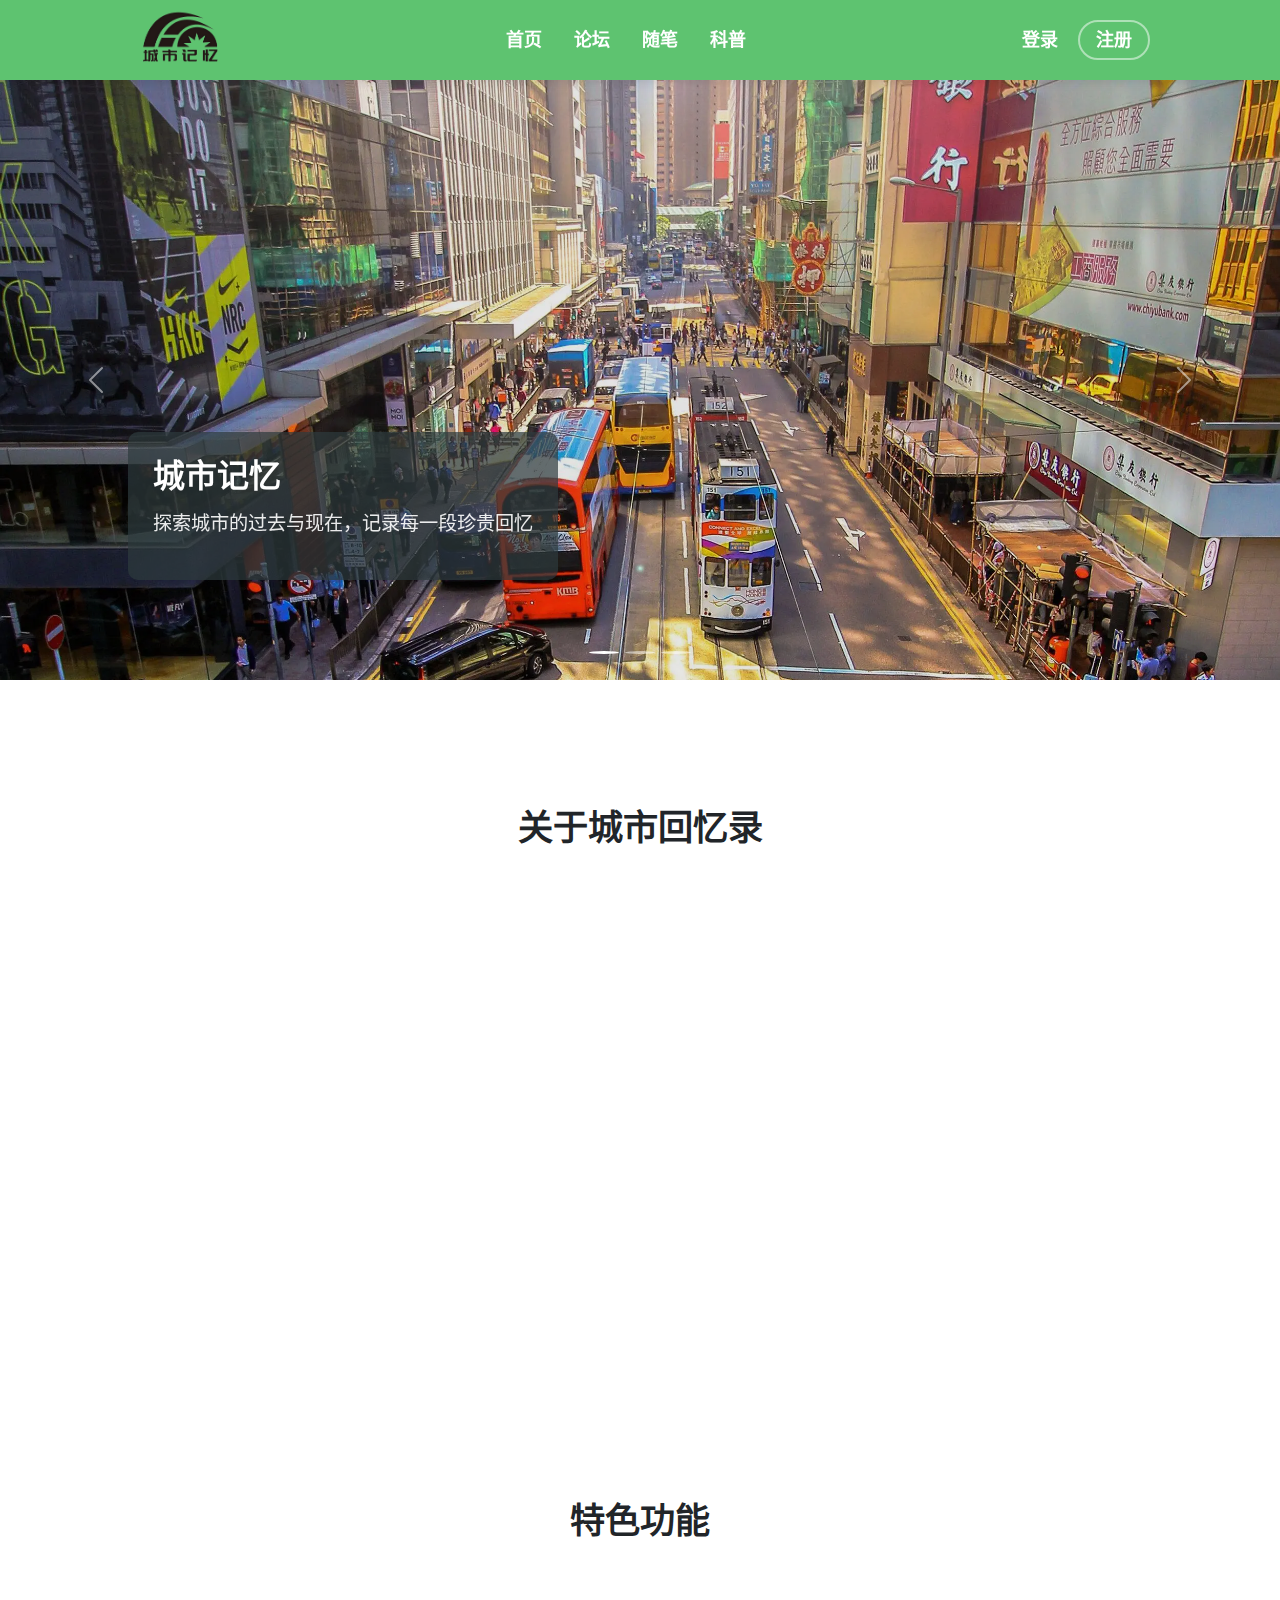
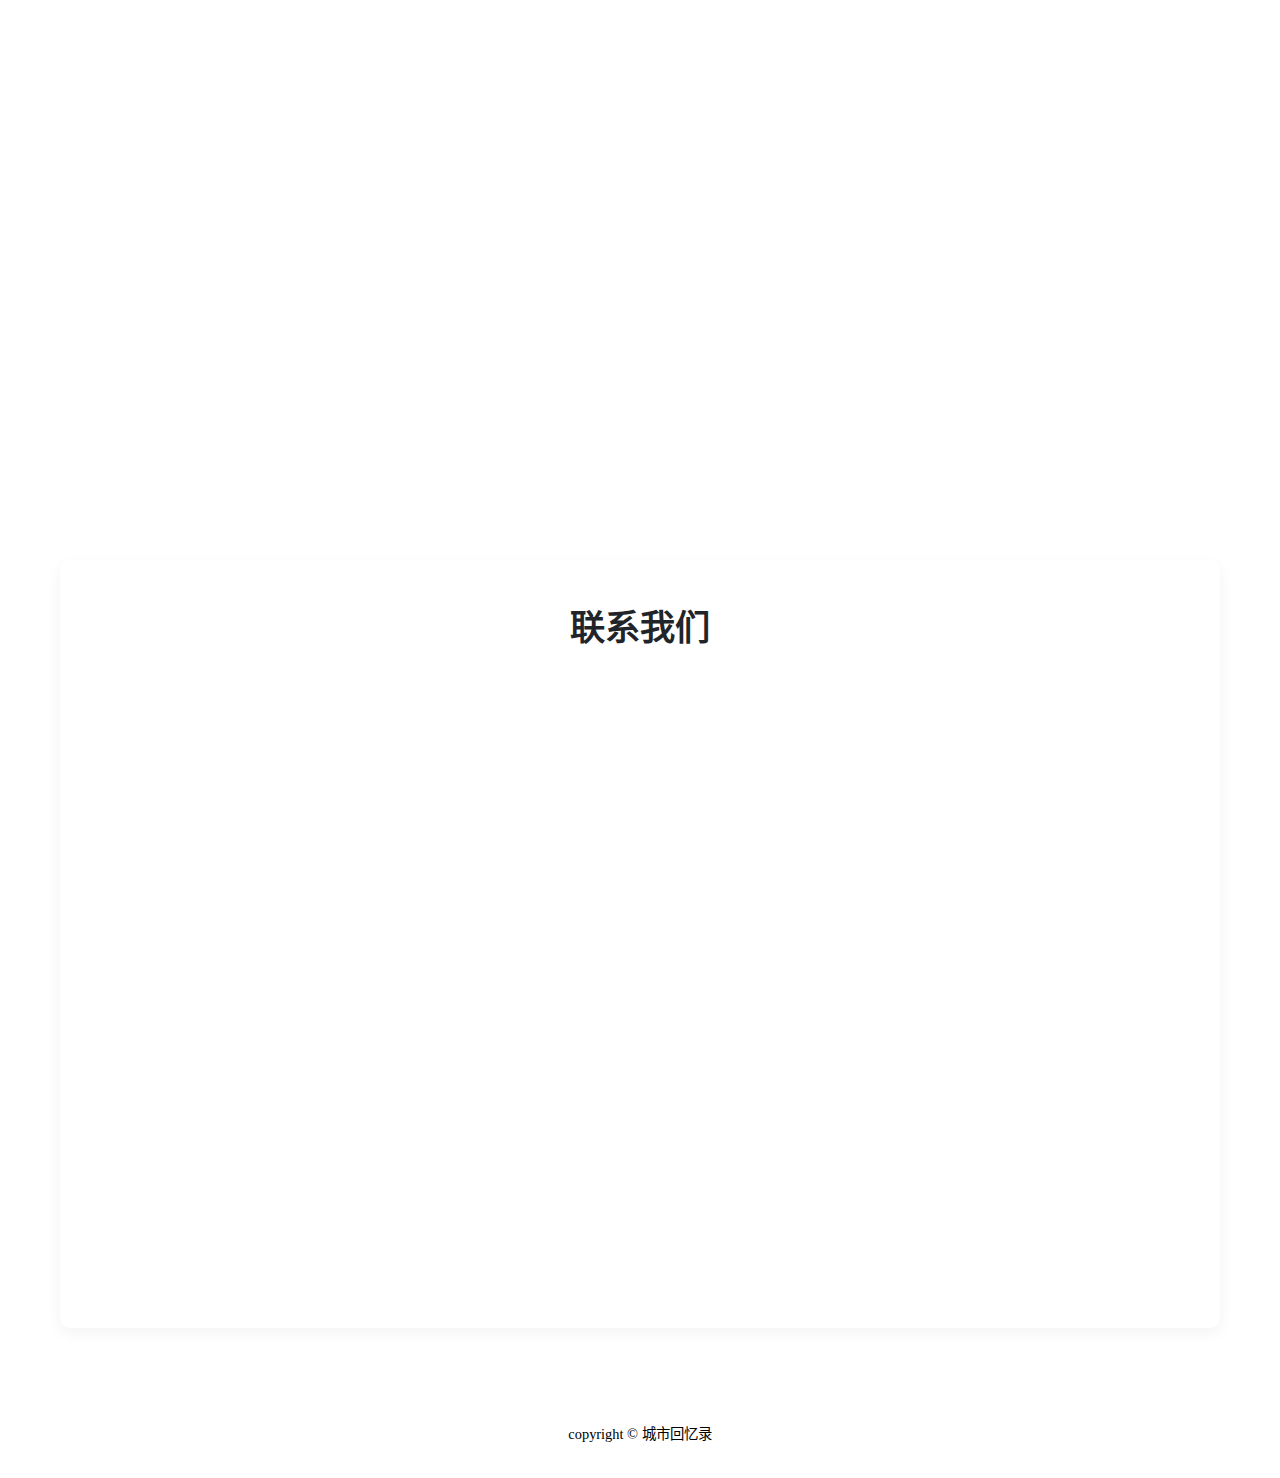
<file: index.html>
<!DOCTYPE html>
<html lang="zh-CN">
<head>
    <title>城市回忆录 | Urban Memoirs</title>
    <meta charset="utf-8">
    <meta name="viewport" content="width=device-width, initial-scale=1">
    <link href="https://cdn.jsdelivr.net/npm/bootstrap@5.3.3/dist/css/bootstrap.min.css" rel="stylesheet">
    <script src="https://cdn.jsdelivr.net/npm/bootstrap@5.3.3/dist/js/bootstrap.bundle.min.js"></script>
    <link rel="stylesheet" href="css/index.css">
</head>
<body>
    <header>
    	<h1 class="logo"><img src="img/logo.png" alt="" width="100"/></h1>
    	<nav class="nav">
    		<h1 class="logo"></h1>
    		<div class="divider"></div>
    		<a href="index.html">首页</a>
    		<a href="hall.html">论坛</a>
    		<a href="cabin.html">随笔</a>
    		<a href="storage.html">科普</a>
    	</nav>
    	<div class="user-form-group">
    		<a class="login" href="#">登录</a>
    		<a class="signup" href="#">注册</a>
    	</div>
    </header>
    
    <!-- 轮播图 -->
    <div id="mainCarousel" class="carousel slide" data-bs-ride="carousel">
        <div class="carousel-indicators">
            <button type="button" data-bs-target="#mainCarousel" data-bs-slide-to="0" class="active"></button>
            <button type="button" data-bs-target="#mainCarousel" data-bs-slide-to="1"></button>
            <button type="button" data-bs-target="#mainCarousel" data-bs-slide-to="2"></button>
        </div>
        <div class="carousel-inner">
            <div class="carousel-item active">
                <img src="img/banner1.webp" class="d-block w-100" alt="城市记忆">
                <div class="carousel-caption d-none d-md-block">
                    <h5>城市记忆</h5>
                    <p>探索城市的过去与现在，记录每一段珍贵回忆</p>
                </div>
            </div>
            <div class="carousel-item">
                <img src="img/banner2.jpg" class="d-block w-100" alt="历史建筑">
                <div class="carousel-caption d-none d-md-block">
                    <h5>历史建筑</h5>
                    <p>发现古老建筑背后的故事，感受时光的痕迹</p>
                </div>
            </div>
            <div class="carousel-item">
                <img src="img/banner3.webp" class="d-block w-100" alt="社区分享">
                <div class="carousel-caption d-none d-md-block">
                    <h5>社区分享</h5>
                    <p>与志同道合的朋友分享你的城市记忆</p>
                </div>
            </div>
        </div>
        <button class="carousel-control-prev" type="button" data-bs-target="#mainCarousel" data-bs-slide="prev">
            <span class="carousel-control-prev-icon"></span>
            <span class="visually-hidden">上一张</span>
        </button>
        <button class="carousel-control-next" type="button" data-bs-target="#mainCarousel" data-bs-slide="next">
            <span class="carousel-control-next-icon"></span>
            <span class="visually-hidden">下一张</span>
        </button>
    </div>

    <main>
        <!-- 关于我们 -->
        <section class="intro-section">
            <div class="intro-content">
                <h2>关于城市回忆录</h2>
                <div class="intro-flex">
                    <div class="intro-image">
                        <img src="img/front.jpg" alt="城市回忆录介绍">
                    </div>
                    <div class="intro-text">
                        <p>城市回忆录是对城市过去的回溯和致敬，我们致力于记录和分享城市的历史与文化。</p>

                        <h3>我们的使命</h3>
                        <p>通过网站传播古老建筑背后的历史沉浮，让更多的人了解历史，感受城市的变迁与成长。</p>

                        <h3>我们的愿景</h3>
                        <p>希望通过这个平台让过去与现在交织，延续城市的温情记忆，构建连接过去与未来的桥梁。</p>

                        <h3>未来计划</h3>
                        <p>我们计划推出更多互动功能，包括线上展览、虚拟导览和社区活动，为用户带来更丰富的情感体验。</p>
                    </div>
                </div>
            </div>
        </section>

        <!-- 特色功能 -->
        <section class="features-section">
            <h2>特色功能</h2>
            <div class="features">
                <div class="feature-card">
                    <div class="feature-image">
                        <img src="img/01.webp" alt="论坛">
                    </div>
                    <h2>论坛</h2>
                    <p>在这里，你可以与他人分享你的故事，倾听别人的心声，交流对城市的感悟与回忆。</p>
                    <a href="hall.html" class="btn">进入论坛</a>
                </div>

                <div class="feature-card">
                    <div class="feature-image">
                        <img src="img/02.webp" alt="随笔">
                    </div>
                    <h2>随笔</h2>
                    <p>记录下您与城市的过往点滴，写下那些触动心灵的瞬间与感悟。</p>
                    <a href="cabin.html" class="btn">进入随笔</a>
                </div>

                <div class="feature-card">
                    <div class="feature-image">
                        <img src="img/03.jpeg" alt="科普">
                    </div>
                    <h2>科普</h2>
                    <p>这里有城市过去的珍贵资料，了解城市发展的历史脉络与文化底蕴。</p>
                    <a href="storage.html" class="btn">进入科普</a>
                </div>
            </div>
        </section>

        <!-- 联系我们 -->
        <section class="contact-section">
            <h2>联系我们</h2>
            <form class="contact-form">
                <div class="form-group">
                    <label for="name">姓名</label>
                    <input type="text" id="name" name="name" required placeholder="请输入您的姓名">
                </div>
                <div class="form-group">
                    <label for="email">邮箱</label>
                    <input type="email" id="email" name="email" required placeholder="请输入您的邮箱">
                </div>
                <div class="form-group">
                    <label for="subject">主题</label>
                    <input type="text" id="subject" name="subject" required placeholder="请输入主题">
                </div>
                <div class="form-group">
                    <label for="message">留言内容</label>
                    <textarea id="message" name="message" required placeholder="请输入您的留言内容"></textarea>
                </div>
                <button type="submit" class="submit-btn">发送留言</button>
            </form>
        </section>
    </main>

    <footer>
        <p>copyright &copy; 城市回忆录</p>
    </footer>
    
    <script>
        var myCarousel = document.querySelector('#mainCarousel');
        var carousel = new bootstrap.Carousel(myCarousel, {
            interval: 4000,
            pause: 'hover',
            wrap: true
        });
        document.addEventListener('DOMContentLoaded', function() {
            const animateOnScroll = function() {
                const elements = document.querySelectorAll('.feature-card, .intro-flex, .contact-form');
                
                elements.forEach(element => {
                    const elementPosition = element.getBoundingClientRect().top;
                    const windowHeight = window.innerHeight;
                    
                    if (elementPosition < windowHeight - 100) {
                        element.style.opacity = '1';
                        element.style.transform = 'translateY(0)';
                    }
                });
            };
            const elements = document.querySelectorAll('.feature-card, .intro-flex, .contact-form');
            elements.forEach(element => {
                element.style.opacity = '0';
                element.style.transform = 'translateY(30px)';
                element.style.transition = 'all 0.6s ease-out';
            });
            
            window.addEventListener('scroll', animateOnScroll);
            
            animateOnScroll();
        });
    </script>
</body>
</html>
</file>
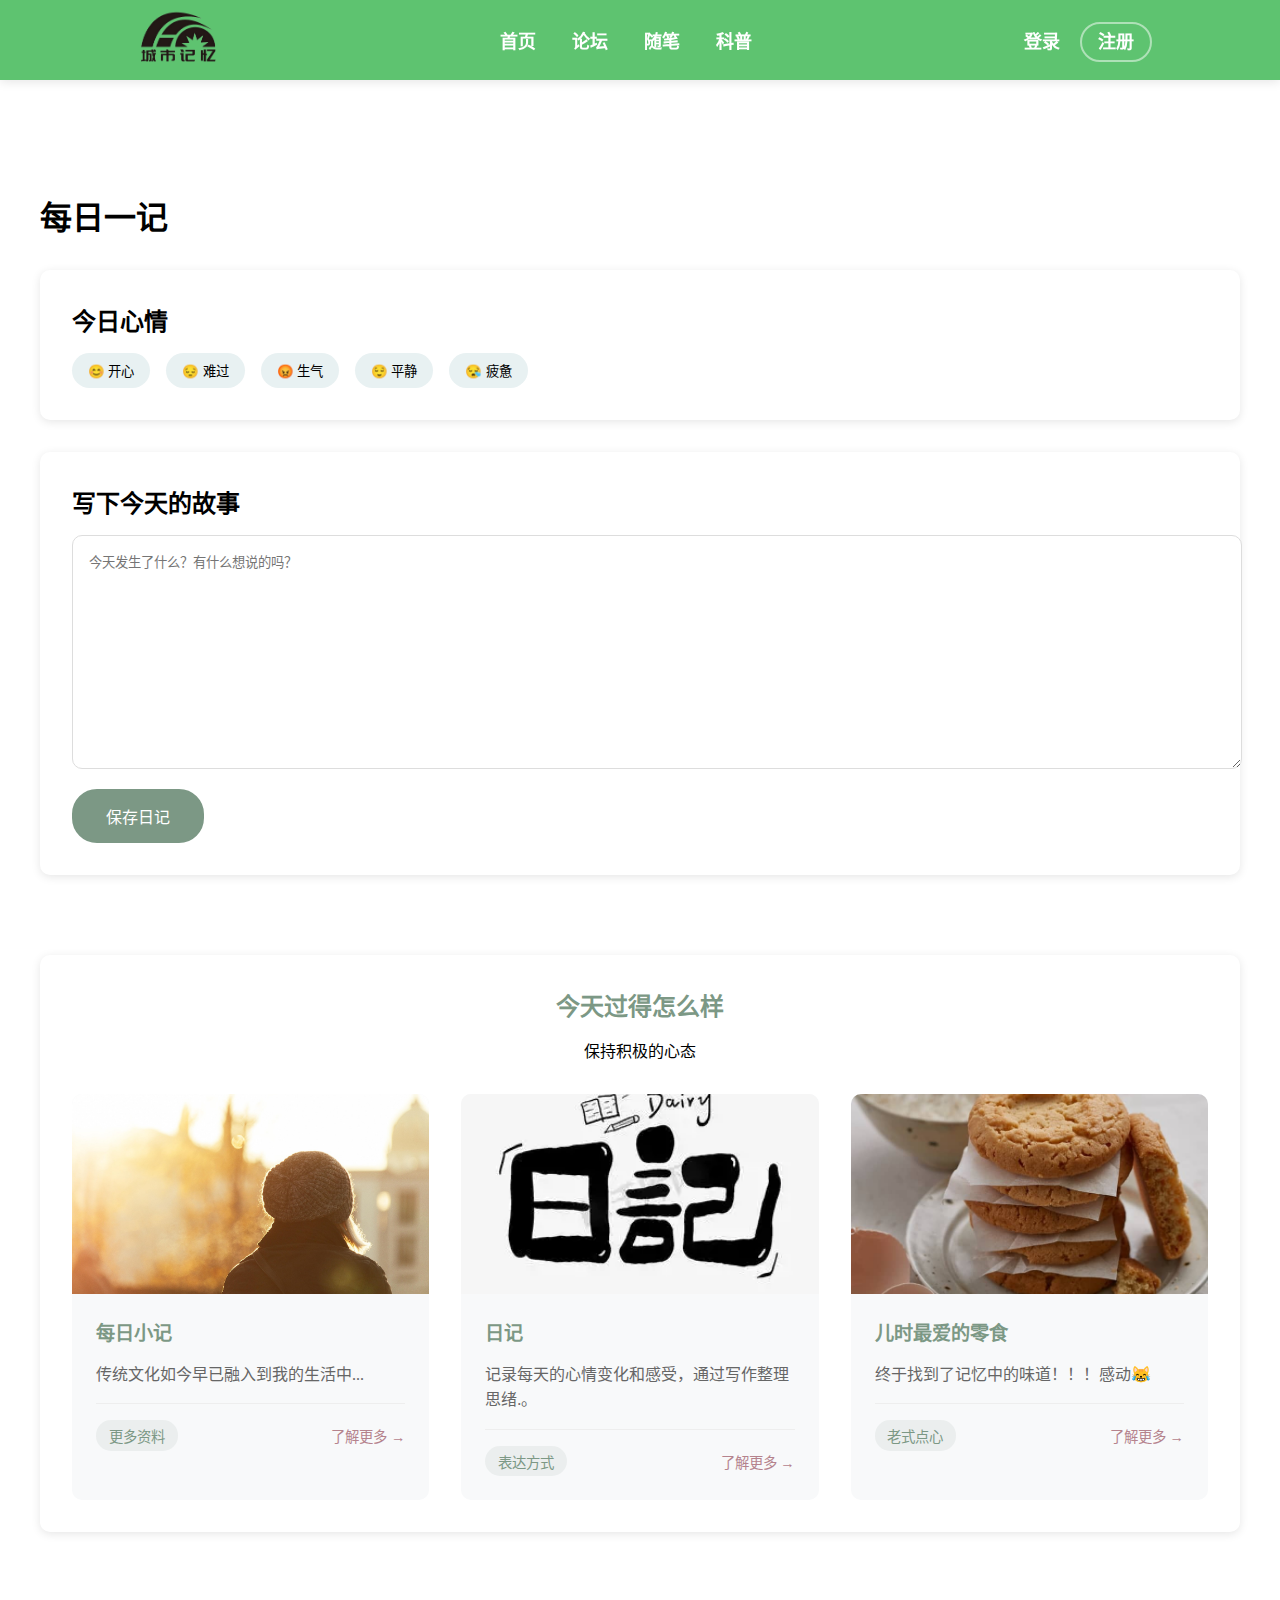
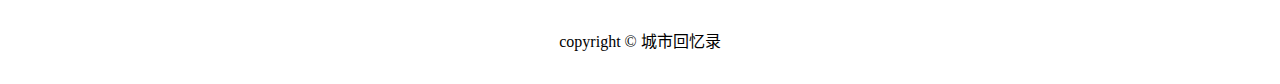
<file: cabin.html>
<!DOCTYPE html>
<html lang="zh-CN">
	<head>
		<meta charset="utf-8" />
		<title>随笔-城市回忆录</title>
		<link rel="stylesheet" href="css/cabin.css">
	</head>
	<body>
		<header>
			<h1 class="logo"><img src="img/logo.png" alt="" width="100" /></h1>
			<nav class="nav">
				<h1 class="logo"></h1>
				<div class="divider"></div>
				<a href="index.html">首页</a>
				<a href="hall.html" class="active">论坛</a>
				<a href="cabin.html">随笔</a>
				<a href="storage.html">科普</a>
			</nav>
			<div class="user-form-group">
				<a class="login" href="#">登录</a>
				<a class="signup" href="#">注册</a>
			</div>
		</header>

<main class="cabin-main">
	<h1>每日一记</h1>
	<div class="diary-section">
		<div class="mood-tracker">
			<h2>今日心情</h2>
			<div class="mood-options">
				<button class="mood-btn">😊 开心</button>
				<button class="mood-btn">😔 难过</button>
				<button class="mood-btn">😡 生气</button>
				<button class="mood-btn">😌 平静</button>
				<button class="mood-btn">😪 疲惫</button>
			</div>
		</div>

		<div class="diary-form">
			<h2>写下今天的故事</h2>
			<textarea placeholder="今天发生了什么？有什么想说的吗？"></textarea>
			<button class="btn save-btn">保存日记</button>
		</div>


		<section class="emotion-tips">
			<div class="tips-header">
				<h2>今天过得怎么样</h2>
				<p>保持积极的心态</p>
			</div>

			<div class="tips-grid">
				<div class="tip-card">
					<div class="tip-image">
						<img src="img/14.jpg" alt="">
					</div>
					<div class="tip-content">
						<h3>每日小记</h3>
						<p>传统文化如今早已融入到我的生活中...</p>
						<div class="tip-footer">
							<span class="tip-category">更多资料</span>
							<a href="#" class="tip-more">了解更多 →</a>
						</div>
					</div>
				</div>

				<div class="tip-card">
					<div class="tip-image">
						<img src="img/111.webp" alt="日记">
					</div>
					<div class="tip-content">
						<h3>日记</h3>
						<p>记录每天的心情变化和感受，通过写作整理思绪.。</p>
						<div class="tip-footer">
							<span class="tip-category">表达方式</span>
							<a href="#" class="tip-more">了解更多 →</a>
						</div>
					</div>
				</div>

				<div class="tip-card">
					<div class="tip-image">
						<img src="img/original.jpg" alt="">
					</div>
					<div class="tip-content">
						<h3>儿时最爱的零食</h3>
						<p>终于找到了记忆中的味道！！！感动😹</p>
						<div class="tip-footer">
							<span class="tip-category">老式点心</span>
							<a href="#" class="tip-more">了解更多 →</a>
						</div>
					</div>
				</div>
			</div>
		</section>
	</div>
</main>

<footer>
	<p>copyright &copy; 城市回忆录</p>
</footer>
</body>
</html>
</file>
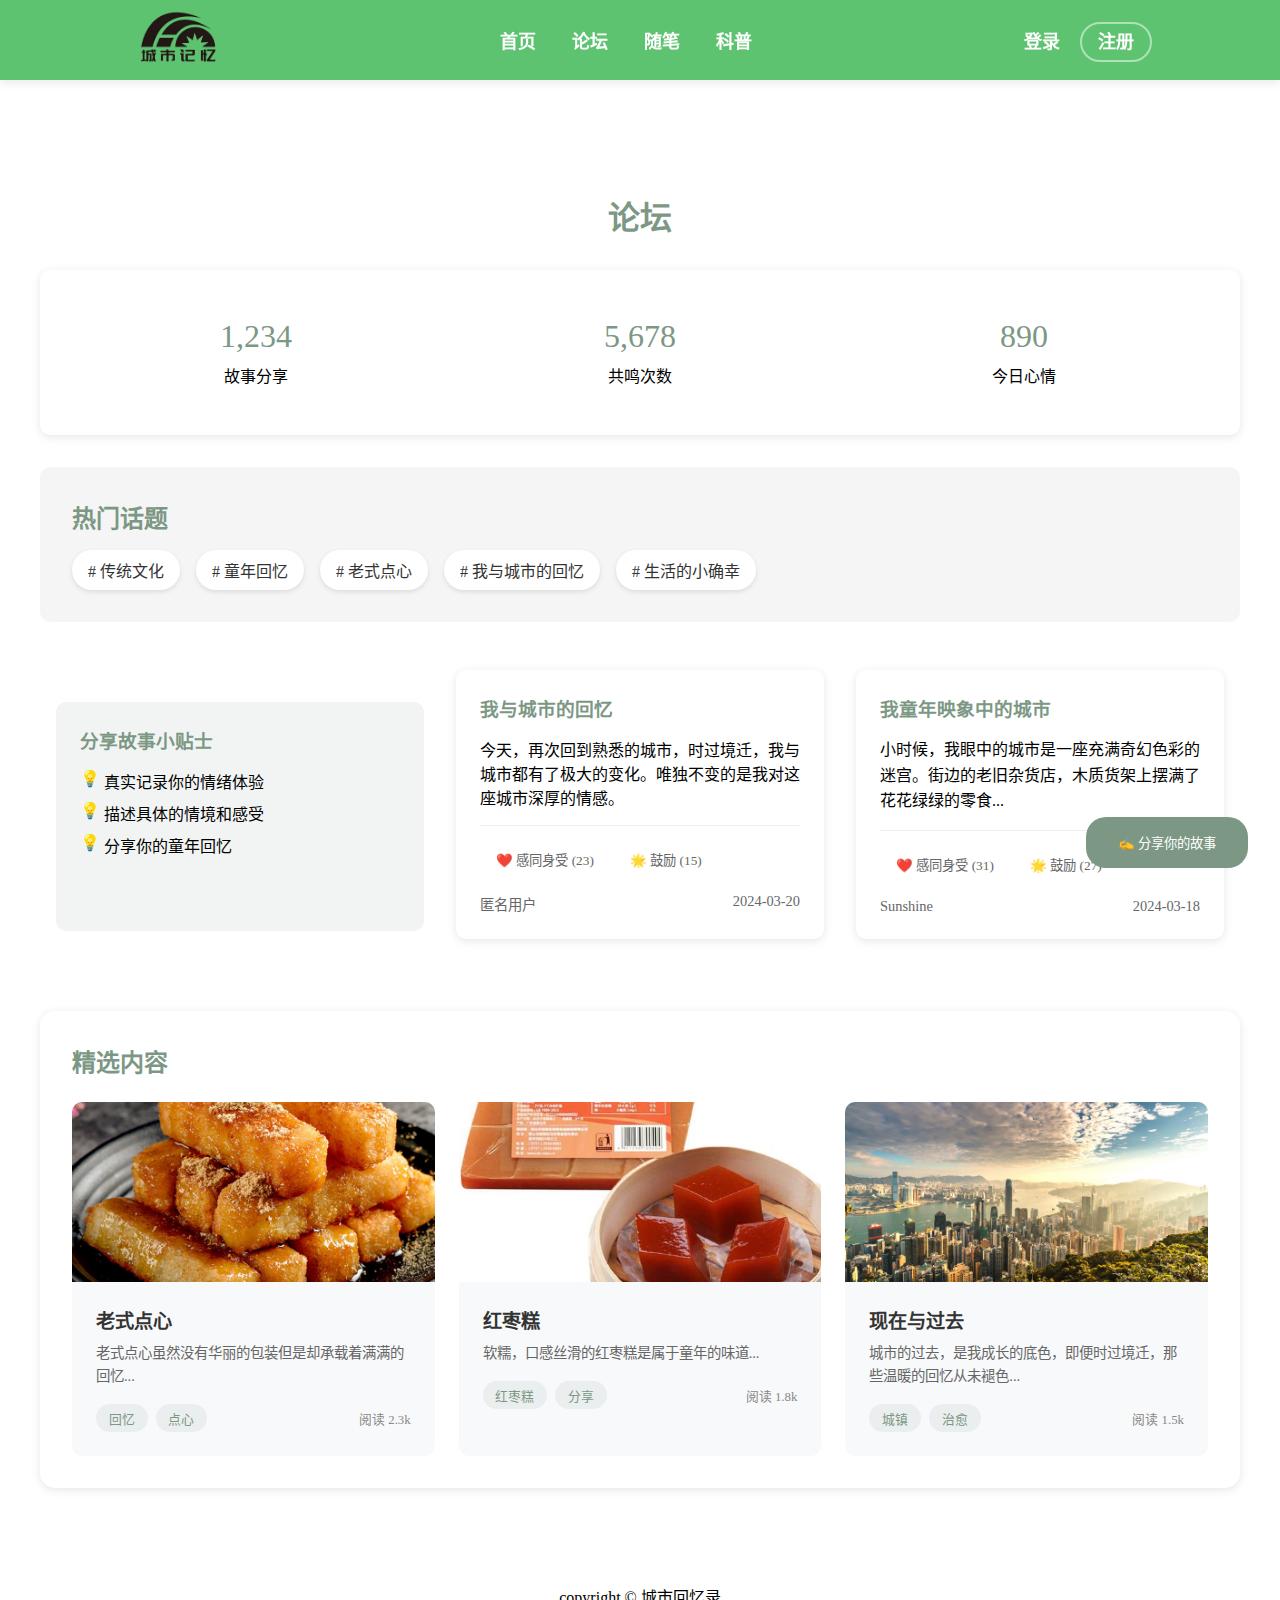
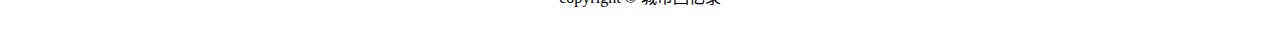
<file: hall.html>
<!DOCTYPE html>
<html lang="zh-CN">
	<head>
		<meta charset="utf-8" />
		<title>论坛</title>
		<link rel="stylesheet" href="css/hall.css">
	</head>
	<body>
		<!--Header-->
		<header>
			<h1 class="logo"><img src="img/logo.png" alt="" width="100" /></h1>
			<nav class="nav">
				<h1 class="logo"></h1>
				<div class="divider"></div>
				<a href="index.html">首页</a>
				<a href="hall.html" class="active">论坛</a>
				<a href="cabin.html">随笔</a>
				<a href="storage.html">科普</a>
			</nav>
			<div class="user-form-group">
				<a class="login" href="#">登录</a>
				<a class="signup" href="#">注册</a>
			</div>
		</header>

		<main class="hall-main">
			<h1>论坛</h1>
			<div class="emotion-stats">
				<div class="stats-grid">
					<div class="stat-item">
						<div class="stat-number">1,234</div>
						<div class="stat-label">故事分享</div>
					</div>
					<div class="stat-item">
						<div class="stat-number">5,678</div>
						<div class="stat-label">共鸣次数</div>
					</div>
					<div class="stat-item">
						<div class="stat-number">890</div>
						<div class="stat-label">今日心情</div>
					</div>
				</div>
			</div>

			<section class="topics-section">
				<h2>热门话题</h2>
				<div class="topic-tags">
					<a href="#" class="topic-tag"># 传统文化</a>
					<a href="#" class="topic-tag"># 童年回忆</a>
					<a href="#" class="topic-tag"># 老式点心</a>
					<a href="#" class="topic-tag"># 我与城市的回忆</a>
					<a href="#" class="topic-tag"># 生活的小确幸</a>
				</div>
			</section>

			<div class="story-wall">
				<div class="writing-tips">
					<h3>分享故事小贴士</h3>
					<ul class="tips-list">
						<li>真实记录你的情绪体验</li>
						<li>描述具体的情境和感受</li>
						<li>分享你的童年回忆</li>
					</ul>
				</div>

				<div class="story-card">
					<h3>我与城市的回忆</h3>
					<p>今天，再次回到熟悉的城市，时过境迁，我与城市都有了极大的变化。唯独不变的是我对这座城市深厚的情感。</p>
					<div class="story-reactions">
						<button class="reaction-btn">❤️ 感同身受 (23)</button>
						<button class="reaction-btn">🌟 鼓励 (15)</button>
					</div>
					<div class="story-footer">
						<span class="author">匿名用户</span>
						<span class="date">2024-03-20</span>
					</div>
				</div>

				<div class="story-card">
					<h3>我童年映象中的城市</h3>
					<p class="story-content">小时候，我眼中的城市是一座充满奇幻色彩的迷宫。街边的老旧杂货店，木质货架上摆满了花花绿绿的零食...</p>
					<div class="story-reactions">
						<button class="reaction-btn">❤️ 感同身受 (31)</button>
						<button class="reaction-btn">🌟 鼓励 (27)</button>
					</div>
					<div class="story-footer">
						<span class="author">Sunshine</span>
						<span class="date">2024-03-18</span>
					</div>
				</div>
			</div>

			<section class="mood-stories">
				<h2>精选内容</h2>
				<div class="story-grid">
					<div class="story-item">
						<div class="story-image">
							<img src="img/food05.jpg" alt="">
						</div>
						<div class="story-info">
							<h3>老式点心</h3>
							<p>老式点心虽然没有华丽的包装但是却承载着满满的回忆...</p>
							<div class="story-meta">
								<div class="story-tags">
									<span class="story-tag">回忆</span>
									<span class="story-tag">点心</span>
								</div>
								<span>阅读 2.3k</span>
							</div>
						</div>
					</div>

					<div class="story-item">
						<div class="story-image">
							<img src="img/food08.jpg" alt="运动释放">
						</div>
						<div class="story-info">
							<h3>红枣糕</h3>
							<p>软糯，口感丝滑的红枣糕是属于童年的味道...</p>
							<div class="story-meta">
								<div class="story-tags">
									<span class="story-tag">红枣糕</span>
									<span class="story-tag">分享</span>
								</div>
								<span>阅读 1.8k</span>
							</div>
						</div>
					</div>

					<div class="story-item">
						<div class="story-image">
							<img src="img/13.jpg" alt="艺术治愈">
						</div>
						<div class="story-info">
							<h3>现在与过去</h3>
							<p>城市的过去，是我成长的底色，即便时过境迁，那些温暖的回忆从未褪色...</p>
							<div class="story-meta">
								<div class="story-tags">
									<span class="story-tag">城镇</span>
									<span class="story-tag">治愈</span>
								</div>
								<span>阅读 1.5k</span>
							</div>
						</div>
					</div>
				</div>
			</section>

			<button class="share-story">✍️ 分享你的故事</button>
		</main>

		<footer>
			<p>copyright &copy; 城市回忆录</p>
		</footer>
	</body>
</html>
</file>
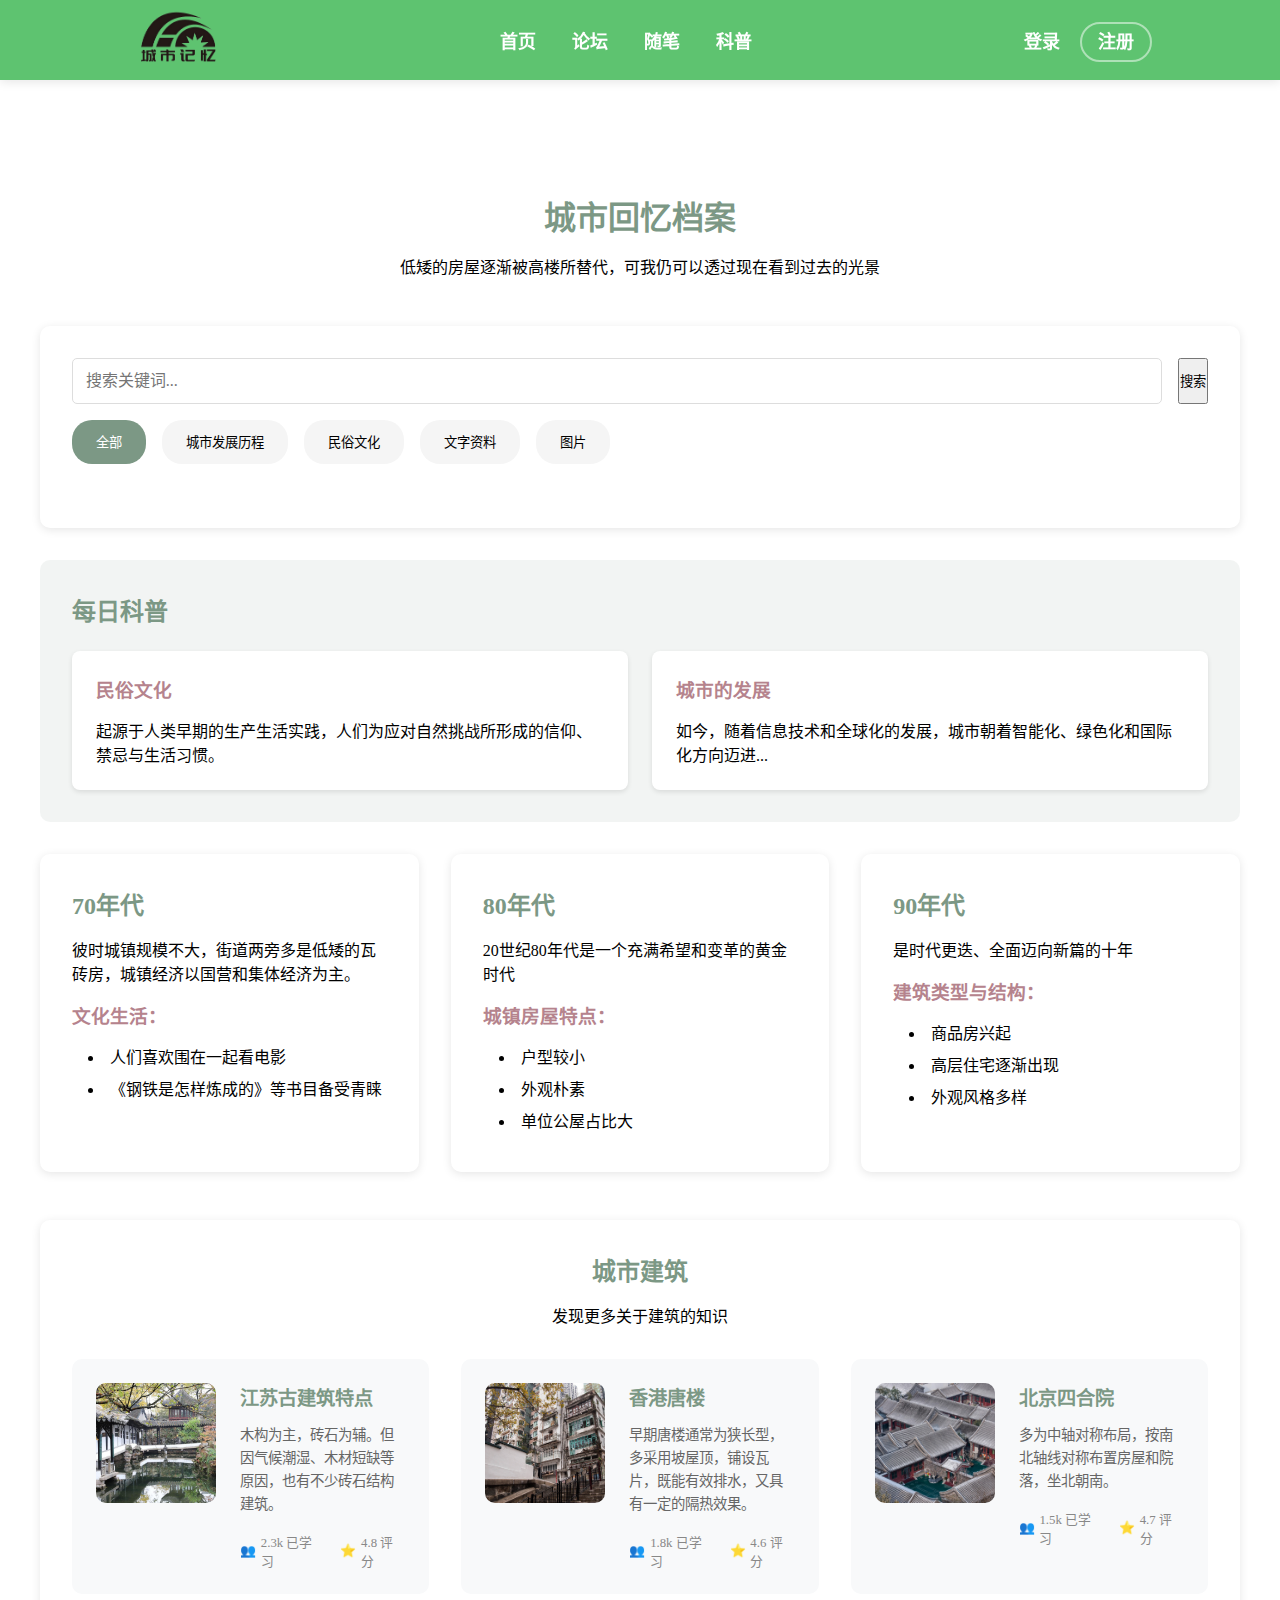
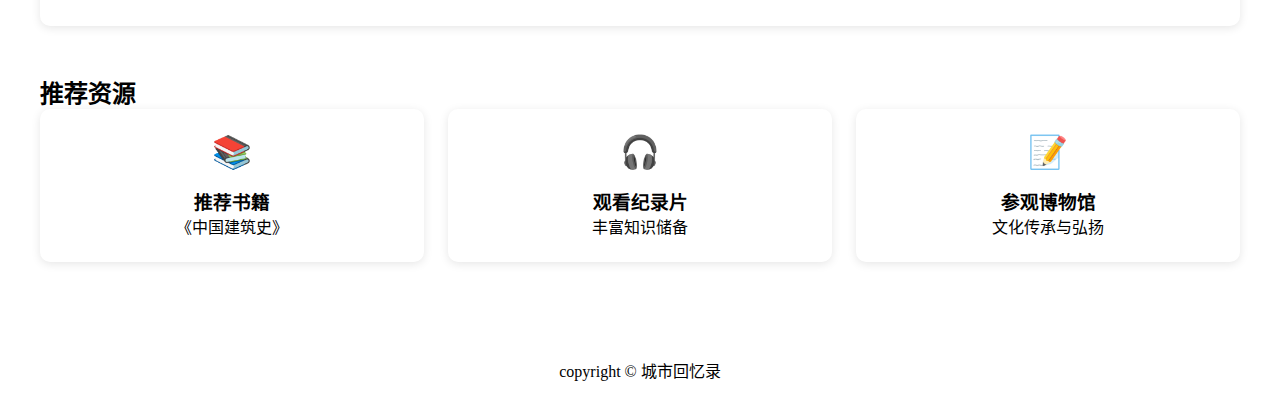
<file: storage.html>
<!DOCTYPE html>
<html lang="zh-CN">
<head>
	<meta charset="utf-8" />
	<title>科普-城市回忆录</title>
	<link rel="stylesheet" href="css/storage.css">
</head>
<body>
	<header>
		<h1 class="logo"><img src="img/logo.png" alt="" width="100"/></h1>
		<nav class="nav">
			<h1 class="logo"></h1>
			<div class="divider"></div>
			<a href="index.html">首页</a>
			<a href="hall.html" class="active">论坛</a>
			<a href="cabin.html">随笔</a>
			<a href="storage.html">科普</a>
		</nav>
		<div class="user-form-group">
			<a class="login" href="#">登录</a>
			<a class="signup" href="#">注册</a>
		</div>
	</header>

		<main class="storage-main">
			<div class="storage-header">
				<h1>城市回忆档案</h1>
				<p>低矮的房屋逐渐被高楼所替代，可我仍可以透过现在看到过去的光景</p>
			</div>

			<div class="emotion-search">
				<div class="search-box">
					<input type="text" class="search-input" placeholder="搜索关键词...">
					<button class="btn">搜索</button>
				</div>
				<div class="emotion-nav">
					<button class="emotion-category active">全部</button>
					<button class="emotion-category">城市发展历程</button>
					<button class="emotion-category">民俗文化</button>
					<button class="emotion-category">文字资料</button>
					<button class="emotion-category">图片</button>
				</div>
			</div>

			<section class="knowledge-section">
				<h2>每日科普</h2>
				<div class="knowledge-grid">
					<div class="knowledge-card">
						<h3>民俗文化</h3>
						<p>起源于人类早期的生产生活实践，人们为应对自然挑战所形成的信仰、禁忌与生活习惯。</p>
					</div>
					<div class="knowledge-card">
						<h3>城市的发展</h3>
						<p>如今，随着信息技术和全球化的发展，城市朝着智能化、绿色化和国际化方向迈进...</p>
					</div>
				</div>
			</section>

			<div class="emotion-grid">
				<article class="emotion-card">
					<h2>70年代</h2>
					<div class="emotion-content">
						<p>彼时城镇规模不大，街道两旁多是低矮的瓦砖房，城镇经济以国营和集体经济为主。</p>
						<h3>文化生活：</h3>
						<ul>
							<li>人们喜欢围在一起看电影</li>
							<li>《钢铁是怎样炼成的》等书目备受青睐</li>
						</ul>
					</div>
				</article>

				<article class="emotion-card">
					<h2>80年代</h2>
					<div class="emotion-content">
						<p>20世纪80年代是一个充满希望和变革的黄金时代</p>
						<h3>城镇房屋特点：</h3>
						<ul>
							<li>户型较小</li>
							<li>外观朴素</li>
							<li>单位公屋占比大</li>
						</ul>
					</div>
				</article>

				<article class="emotion-card">
					<h2>90年代</h2>
					<div class="emotion-content">
						<p>是时代更迭、全面迈向新篇的十年</p>
						<h3>建筑类型与结构：</h3>
						<ul>
							<li>商品房兴起</li>
							<li>高层住宅逐渐出现</li>
							<li>外观风格多样</li>
						</ul>
					</div>
				</article>
			</div>

			<section class="emotion-explore">
				<div class="explore-header">
					<h2>城市建筑</h2>
					<p>发现更多关于建筑的知识</p>
				</div>

				<div class="explore-grid">
					<div class="explore-item">
						<div class="explore-image">
							<img src="img/09.jpeg" alt="">
						</div>
						<div class="explore-content">
							<h3>江苏古建筑特点</h3>
							<p>木构为主，砖石为辅。但因气候潮湿、木材短缺等原因，也有不少砖石结构建筑。</p>
							<div class="explore-stats">
								<span class="stat-item">
									<span>👥</span>
									<span>2.3k 已学习</span>
								</span>
								<span class="stat-item">
									<span>⭐</span>
									<span>4.8 评分</span>
								</span>
							</div>
						</div>
					</div>

					<div class="explore-item">
						<div class="explore-image">
							<img src="img/05.jpg" alt="">
						</div>
						<div class="explore-content">
							<h3>香港唐楼</h3>
							<p>早期唐楼通常为狭长型，多采用坡屋顶，铺设瓦片，既能有效排水，又具有一定的隔热效果。</p>
							<div class="explore-stats">
								<span class="stat-item">
									<span>👥</span>
									<span>1.8k 已学习</span>
								</span>
								<span class="stat-item">
									<span>⭐</span>
									<span>4.6 评分</span>
								</span>
							</div>
						</div>
					</div>

					<div class="explore-item">
						<div class="explore-image">
							<img src="img/11.jpg" alt="">
						</div>
						<div class="explore-content">
							<h3>北京四合院</h3>
							<p>多为中轴对称布局，按南北轴线对称布置房屋和院落，坐北朝南。</p>
							<div class="explore-stats">
								<span class="stat-item">
									<span>👥</span>
									<span>1.5k 已学习</span>
								</span>
								<span class="stat-item">
									<span>⭐</span>
									<span>4.7 评分</span>
								</span>
							</div>
						</div>
					</div>
				</div>
			</section>

			<section class="resources-section">
				<h2>推荐资源</h2>
				<div class="resource-list">
					<div class="resource-item">
						<div class="resource-icon">📚</div>
						<h3>推荐书籍</h3>
						<p>《中国建筑史》</p>
					</div>
					<div class="resource-item">
						<div class="resource-icon">🎧</div>
						<h3>观看纪录片</h3>
						<p>丰富知识储备</p>
					</div>
					<div class="resource-item">
						<div class="resource-icon">📝</div>
						<h3>参观博物馆</h3>
						<p>文化传承与弘扬</p>
					</div>
				</div>
			</section>
		</main>

		<footer>
			<p>copyright &copy; 城市回忆录</p>
		</footer>
	</body>
</html>
</file>
<file: css/index.css>
* {
	margin: 0;
	padding: 0;
	font-family: 'Poppins', sons-serif;
}
header {
	display: flex;
	align-items: center;
	justify-content: space-around;
	background: rgba(76, 188, 96, 0.9);
	backdrop-filter: blur(10px);
	height: 80px;
	position: sticky;
	top: 0;
	z-index: 1000;
	box-shadow: 0 2px 10px rgba(0, 0, 0, 0.1);
}

.logo {
	color: white;
}

.nav a {
	color: white;
	text-decoration: none;
	font-weight: 600;
	font-size: 18px;
	padding: 8px 16px;
	transition: 300ms;
	border-radius: 99pxs;
}

.nav a:hover,
.nav a.active {
	background: rgba(255, 255, 255, 0.2);
}

.user-form-group a {
	color: white;
	text-decoration: none;
	font-weight: 600;
	font-size: 18px;
}

.signup {
	border: rgba(255, 255, 255, 0.5)2px solid;
	padding: 8px 16px;
	margin-left: 16px;
	border-radius: 99px;
	transition: 300ms;
}
.signup.hover{
	background: white;
	color: black;
}
.nav.logo{
	display: none;
}
.signup:hover {
	background: white;
	color: var(--primary-color);
}

#mainCarousel {
	width: 100%;
	margin: 0 auto;
}

.carousel-item img {
	width: 100%;
	height: 600px;
	object-fit: cover;
	filter: brightness(0.9);
}

.carousel-caption {
	background-color: rgba(46, 58, 61, 0.7);
	padding: 25px;
	border-radius: 10px;
	bottom: 100px;
	text-align: left;
	max-width: 600px;
	left: 10%;
	right: auto;
}

.carousel-caption h5 {
	font-size: 2rem;
	font-weight: 700;
	margin-bottom: 15px;
	color: white;
}

.carousel-caption p {
	font-size: 1.2rem;
	color: rgba(255, 255, 255, 0.9);
}

.carousel-indicators button {
	width: 12px;
	height: 12px;
	border-radius: 50%;
	margin: 0 8px;
}

/* 主要内容区域 */
main {
	max-width: 1200px;
	margin: 0 auto;
	padding: 0 20px;
}

section {
	margin: 4rem 0;
}

h2 {
	font-size: 2.2rem;
	font-weight: 700;
	color: var(--dark-color);
	margin-bottom: 2rem;
	position: relative;
	text-align: center;
}

h2::after {
	content: '';
	display: block;
	width: 80px;
	height: 4px;
	background: var(--primary-color);
	margin: 15px auto;
	border-radius: 2px;
}

/* 介绍区域 */
.intro-section {
	padding: 4rem 0;
}

.intro-flex {
	display: flex;
	gap: 3rem;
	align-items: center;
	background: white;
	padding: 2rem;
	border-radius: 10px;
	box-shadow: 0 5px 15px rgba(0, 0, 0, 0.05);
}

.intro-image {
	flex: 1;
	height: 400px;
	border-radius: 8px;
	overflow: hidden;
}

.intro-image img {
	width: 100%;
	height: 100%;
	object-fit: cover;
	transition: transform 0.5s ease;
}

.intro-image:hover img {
	transform: scale(1.03);
}

.intro-text {
	flex: 1;
	padding: 0 1rem;
}

.intro-text h3 {
	color: var(--secondary-color);
	margin: 1.8rem 0 0.8rem;
	font-size: 1.3rem;
	font-weight: 600;
}

.intro-text p {
	margin-bottom: 1rem;
	color: var(--text-color);
}

/* 特色卡片 */
.features {
	display: grid;
	grid-template-columns: repeat(auto-fit, minmax(300px, 1fr));
	gap: 2rem;
	margin: 3rem 0;
}

.feature-card {
	background-color: white;
	padding: 2rem;
	border-radius: 10px;
	box-shadow: 0 5px 15px rgba(0, 0, 0, 0.05);
	text-align: center;
	transition: transform 0.3s ease, box-shadow 0.3s ease;
}

.feature-card:hover {
	transform: translateY(-10px);
	box-shadow: 0 10px 25px rgba(0, 0, 0, 0.1);
}

.feature-image {
	width: 100%;
	height: 200px;
	margin-bottom: 1.5rem;
	border-radius: 8px;
	overflow: hidden;
}

.feature-image img {
	width: 100%;
	height: 100%;
	object-fit: cover;
	transition: transform 0.5s ease;
}

.feature-card:hover .feature-image img {
	transform: scale(1.05);
}

.feature-card h2 {
	color: var(--secondary-color);
	font-size: 1.5rem;
	margin: 1rem 0;
	position: relative;
}

.feature-card h2::after {
	content: '';
	display: block;
	width: 50px;
	height: 3px;
	background: var(--primary-color);
	margin: 10px auto;
	border-radius: 2px;
}

.feature-card p {
	margin-bottom: 1.5rem;
	color: var(--text-light);
}

.btn {
	display: inline-block;
	background-color: var(--primary-color);
	color: white;
	padding: 10px 25px;
	border-radius: 25px;
	text-decoration: none;
	font-weight: 600;
	transition: all 0.3s ease;
	border: none;
	cursor: pointer;
}

.btn:hover {
	background-color: var(--accent-color);
	transform: translateY(-2px);
	box-shadow: 0 5px 10px rgba(0, 0, 0, 0.1);
}

/* 联系表单 */
.contact-section {
	background-color: white;
	padding: 3rem;
	border-radius: 10px;
	box-shadow: 0 5px 15px rgba(0, 0, 0, 0.05);
	margin: 4rem auto;
}

.contact-form {
	max-width: 600px;
	margin: 0 auto;
}

.form-group {
	margin-bottom: 1.5rem;
}

.form-group label {
	display: block;
	margin-bottom: 0.5rem;
	color: var(--dark-color);
	font-weight: 500;
}

.form-group input,
.form-group textarea {
	width: 100%;
	padding: 12px 15px;
	border: 1px solid #ddd;
	border-radius: 6px;
	font-size: 1rem;
	transition: border 0.3s ease;
}

.form-group input:focus,
.form-group textarea:focus {
	border-color: var(--primary-color);
	outline: none;
	box-shadow: 0 0 0 3px rgba(76, 188, 96, 0.2);
}

.form-group textarea {
	height: 150px;
	resize: vertical;
}

.submit-btn {
	width: 100%;
	padding: 12px;
	background-color: var(--primary-color);
	color: white;
	border: none;
	border-radius: 6px;
	font-size: 1rem;
	font-weight: 600;
	cursor: pointer;
	transition: all 0.3s ease;
}

.submit-btn:hover {
	background-color: var(--accent-color);
	transform: translateY(-2px);
	box-shadow: 0 5px 10px rgba(0, 0, 0, 0.1);
}

footer {
	text-align: center;
	padding: 2rem;
	background-color: var(--dark-color);
	color: black;
	margin-top: 4rem;
}

footer p {
	margin: 0;
	font-size: 0.9rem;
}
</file>
<file: css/cabin.css>
*{
	margin: 0;
	padding: 0;
	font-family:'Poppins',sons-serif;
}
header {
	display: flex;
	align-items: center;
	justify-content: space-around;
	background: rgba(76, 188, 96, 0.9);
	backdrop-filter: blur(10px);
	height: 80px;
	position: sticky;
	top: 0;
	z-index: 1000;
	box-shadow: 0 2px 10px rgba(0, 0, 0, 0.1);
}
.logo{
	color: white;
}

.nav a{
	color:  white;
	text-decoration: none;
	font-weight: 600;
	font-size: 18px;
	padding: 8px 16px;
	transition: 300ms;
	border-radius: 99pxs;
}

.nav a:hover{
	background: rgba(0, 0, 0, 0.2);
}

.user-form-group a{
	color: white;
	text-decoration: none;
	font-weight: 600;
	font-size: 18px;
}
.signup{
	border: rgba(255, 255, 255, 0.5)2px solid;
	padding: 8px 16px;
	margin-left: 16px;
	border-radius: 99px;
	transition: 300ms;
}
.signup.hover{
	background: white;
	color: black;
}
.nav.logo{
	display: none;
}
.cabin-main {
	max-width: 1200px;
	margin: 80px auto 0;
	padding: 2rem;
}

.diary-section {
	display: grid;
	gap: 2rem;
	margin-top: 2rem;
}

.mood-tracker {
	background: white;
	padding: 2rem;
	border-radius: 10px;
	box-shadow: 0 2px 10px rgba(0, 0, 0, 0.1);
}

.mood-options {
	display: flex;
	gap: 1rem;
	margin-top: 1rem;
	flex-wrap: wrap;
}

.mood-btn {
	padding: 0.5rem 1rem;
	border: none;
	border-radius: 20px;
	background: #e8f1f2;
	cursor: pointer;
	transition: all 0.3s ease;
}

.mood-btn:hover {
	background: #7c9885;
	color: white;
}

.diary-form {
	background: white;
	padding: 2rem;
	border-radius: 10px;
	box-shadow: 0 2px 10px rgba(0, 0, 0, 0.1);
}

.diary-form textarea {
	width: 100%;
	height: 200px;
	margin: 1rem 0;
	padding: 1rem;
	border: 1px solid #ddd;
	border-radius: 10px;
	resize: vertical;
}

.save-btn {
	background: #7c9885;
	color: white;
	padding: 0.8rem 2rem;
	border: 2px solid #7c9885;
	border-radius: 25px;
	cursor: pointer;
	font-size: 1rem;
	transition: all 0.3s ease;
}

.save-btn:hover {
	background: white;
	color: #7c9885;
}

.emotion-tips {
	margin-top: 3rem;
	padding: 2rem;
	background: white;
	border-radius: 10px;
	box-shadow: 0 2px 10px rgba(0, 0, 0, 0.1);
}

.tips-header {
	text-align: center;
	margin-bottom: 2rem;
}

.tips-header h2 {
	color: #7c9885;
	margin-bottom: 1rem;
}

.tips-grid {
	display: grid;
	grid-template-columns: repeat(auto-fit, minmax(280px, 1fr));
	gap: 2rem;
}

.tip-card {
	background: #f8f9fa;
	border-radius: 10px;
	overflow: hidden;
	transition: transform 0.3s ease;
}

.tip-card:hover {
	transform: translateY(-5px);
}

.tip-image {
	width: 100%;
	height: 200px;
	overflow: hidden;
}

.tip-image img {
	width: 100%;
	height: 100%;
	object-fit: cover;
}

.tip-content {
	padding: 1.5rem;
}

.tip-content h3 {
	color: #7c9885;
	margin-bottom: 1rem;
	font-size: 1.2rem;
}

.tip-content p {
	color: #666;
	line-height: 1.6;
	margin-bottom: 1rem;
}

.tip-footer {
	display: flex;
	justify-content: space-between;
	align-items: center;
	padding-top: 1rem;
	border-top: 1px solid #eee;
}

.tip-category {
	background: rgba(124, 152, 133, 0.1);
	color: #7c9885;
	padding: 0.3rem 0.8rem;
	border-radius: 15px;
	font-size: 0.9rem;
}

.tip-more {
	color: #b5838d;
	text-decoration: none;
	font-size: 0.9rem;
}

.tip-more:hover {
	text-decoration: underline;
}

footer {
	text-align: center;
	padding: 2rem;
	background-color: white;
	margin-top: 2rem;
}
</file>
<file: css/hall.css>
*{
	margin: 0;
	padding: 0;
	font-family:'Poppins',sons-serif;
}
header {
	display: flex;
	align-items: center;
	justify-content: space-around;
	background: rgba(76, 188, 96, 0.9);
	backdrop-filter: blur(10px);
	height: 80px;
	position: sticky;
	top: 0;
	z-index: 1000;
	box-shadow: 0 2px 10px rgba(0, 0, 0, 0.1);
}
.logo{
	color: white;
}

.nav a{
	color:  white;
	text-decoration: none;
	font-weight: 600;
	font-size: 18px;
	padding: 8px 16px;
	transition: 300ms;
	border-radius: 99pxs;
}

.nav a:hover{
	background: rgba(0, 0, 0, 0.2);
}

.user-form-group a{
	color: white;
	text-decoration: none;
	font-weight: 600;
	font-size: 18px;
}
.signup{
	border: rgba(255, 255, 255, 0.5)2px solid;
	padding: 8px 16px;
	margin-left: 16px;
	border-radius: 99px;
	transition: 300ms;
}
.signup.hover{
	background: white;
	color: black;
}
.nav.logo{
	display: none;
}
@media(max-width:768px){
	.nav{
		position: absolute;
		left: 0;
		top: 0;
		display: flex;
		flex-direction: column;
		background: rgb(18, 93, 48);
		height: 100vh;
		width: 50%;
		padding: 0px 20px;
		gap: 16px;
	}
	.nav.logo{
		margin-left: 16px;
		margin-top: 20px;
		display: block;
	}
	.divider{
		background: rgba(255, 255, 255, 0.2);
		width: 100%;
		height: 2px;
		margin: 10px 0px;
	}
}
/* 情绪大厅样式 */
.hall-main {
	max-width: 1200px;
	margin: 80px auto 0;
	padding: 2rem;
}

.hall-main h1 {
	text-align: center;
	margin-bottom: 2rem;
	color: #7c9885;
}

.story-wall {
	padding: 1rem;
	display: grid;
	grid-template-columns: repeat(auto-fill, minmax(300px, 1fr));
	gap: 2rem;
	margin-top: 2rem;
}

.story-card {
	background: white;
	padding: 1.5rem;
	border-radius: 10px;
	box-shadow: 0 2px 10px rgba(0, 0, 0, 0.1);
	margin-bottom: 1.5rem;
}

.story-card h3 {
	color: #7c9885;
	margin-bottom: 1rem;
}

.story-content {
	margin: 1rem 0;
	line-height: 1.6;
}

.story-reactions {
	margin-top: 1rem;
	padding-top: 1rem;
	border-top: 1px solid #eee;
}

.reaction-btn {
	background: none;
	border: none;
	cursor: pointer;
	padding: 0.5rem 1rem;
	color: #666;
}

.reaction-btn:hover {
	color: #7c9885;
}

.share-story {
	background: #7c9885;
	color: white;
	padding: 1rem 2rem;
	border: none;
	border-radius: 20px;
	cursor: pointer;
	position: fixed;
	bottom: 2rem;
	right: 2rem;
}

.story-footer {
	margin-top: 1rem;
	color: #666;
	font-size: 0.9rem;
	display: flex;
	justify-content: space-between;
}

.mood-stories {
	background: white;
	border-radius: 15px;
	padding: 2rem;
	margin-top: 2rem;
	box-shadow: 0 2px 10px rgba(0, 0, 0, 0.1);
}

.mood-stories h2 {
	color: #7c9885;
	margin-bottom: 1.5rem;
	font-size: 1.5rem;
}

.story-grid {
	display: grid;
	grid-template-columns: repeat(auto-fit, minmax(280px, 1fr));
	gap: 1.5rem;
}

.story-item {
	background: #f8f9fa;
	border-radius: 10px;
	overflow: hidden;
	transition: transform 0.3s ease;
}

.story-item:hover {
	transform: translateY(-5px);
}

.story-image {
	width: 100%;
	height: 180px;
	overflow: hidden;
}

.story-image img {
	width: 100%;
	height: 100%;
	object-fit: cover;
}

.story-info {
	padding: 1.5rem;
}

.story-info h3 {
	color: #333;
	margin-bottom: 0.5rem;
	font-size: 1.2rem;
}

.story-info p {
	color: #666;
	font-size: 0.9rem;
	line-height: 1.6;
	margin-bottom: 1rem;
}

.story-meta {
	display: flex;
	justify-content: space-between;
	align-items: center;
	color: #888;
	font-size: 0.8rem;
}

.story-tags {
	display: flex;
	gap: 0.5rem;
}

.story-tag {
	background: rgba(124, 152, 133, 0.1);
	padding: 0.3rem 0.8rem;
	border-radius: 15px;
	color: #7c9885;
	font-size: 0.8rem;
}

.topics-section {
	background-color: #f5f5f5;
	padding: 2rem;
	border-radius: 10px;
	margin-bottom: 2rem;
}

.topics-section h2 {
	color: #7c9885;
	margin-bottom: 1rem;
}

.topic-tags {
	display: flex;
	flex-wrap: wrap;
	gap: 1rem;
}

.topic-tag {
	background-color: white;
	padding: 0.5rem 1rem;
	border-radius: 20px;
	color: #333;
	text-decoration: none;
	box-shadow: 0 2px 5px rgba(0, 0, 0, 0.1);
}

.emotion-stats {
	background-color: white;
	padding: 2rem;
	border-radius: 10px;
	margin-bottom: 2rem;
	box-shadow: 0 2px 10px rgba(0, 0, 0, 0.1);
}

.stats-grid {
	display: grid;
	grid-template-columns: repeat(auto-fit, minmax(150px, 1fr));
	gap: 1rem;
	text-align: center;
}

.stat-item {
	padding: 1rem;
}

.stat-number {
	font-size: 2rem;
	color: #7c9885;
	margin-bottom: 0.5rem;
}

.writing-tips {
	background-color: rgba(124, 152, 133, 0.1);
	padding: 1.5rem;
	border-radius: 10px;
	margin: 2rem 0;
}

.writing-tips h3 {
	color: #7c9885;
	margin-bottom: 1rem;
}

.tips-list {
	list-style: none;
	padding: 0;
}

.tips-list li {
	margin-bottom: 0.5rem;
	padding-left: 1.5rem;
	position: relative;
}

.tips-list li::before {
	content: "💡";
	position: absolute;
	left: 0;
}

footer {
	text-align: center;
	padding: 2rem;
	background-color: white;
	margin-top: 2rem;
}
</file>
<file: css/storage.css>
*{
	margin: 0;
	padding: 0;
	font-family:'Poppins',sons-serif;
}
header {
	display: flex;
	align-items: center;
	justify-content: space-around;
	background: rgba(76, 188, 96, 0.9);
	backdrop-filter: blur(10px);
	height: 80px;
	position: sticky;
	top: 0;
	z-index: 1000;
	box-shadow: 0 2px 10px rgba(0, 0, 0, 0.1);
}
.logo{
	color: white;
}

.nav a{
	color:  white;
	text-decoration: none;
	font-weight: 600;
	font-size: 18px;
	padding: 8px 16px;
	transition: 300ms;
	border-radius: 99pxs;
}

.nav a:hover{
	background: rgba(0, 0, 0, 0.2);
}

.user-form-group a{
	color: white;
	text-decoration: none;
	font-weight: 600;
	font-size: 18px;
}
.signup{
	border: rgba(255, 255, 255, 0.5)2px solid;
	padding: 8px 16px;
	margin-left: 16px;
	border-radius: 99px;
	transition: 300ms;
}
.signup.hover{
	background: white;
	color: black;
}
.nav.logo{
	display: none;
}
@media(max-width:768px){
	.nav{
		position: absolute;
		left: 0;
		top: 0;
		display: flex;
		flex-direction: column;
		background: rgb(18, 93, 48);
		height: 100vh;
		width: 50%;
		padding: 0px 20px;
		gap: 16px;
	}
	.nav.logo{
		margin-left: 16px;
		margin-top: 20px;
		display: block;
	}
	.divider{
		background: rgba(255, 255, 255, 0.2);
		width: 100%;
		height: 2px;
		margin: 10px 0px;
	}
}
.storage-main {
	max-width: 1200px;
	margin: 80px auto 0;
	padding: 2rem;
}

.storage-header {
	text-align: center;
	margin-bottom: 3rem;
}

.storage-header h1 {
	color: #7c9885;
	margin-bottom: 1rem;
}

.emotion-search {
	background: white;
	padding: 2rem;
	border-radius: 10px;
	box-shadow: 0 2px 10px rgba(0, 0, 0, 0.1);
	margin-bottom: 2rem;
}

.search-box {
	display: flex;
	gap: 1rem;
	margin-bottom: 1rem;
}

.search-input {
	flex: 1;
	padding: 0.8rem;
	border: 1px solid #ddd;
	border-radius: 5px;
	font-size: 1rem;
}

.emotion-nav {
	display: flex;
	gap: 1rem;
	margin-bottom: 2rem;
	flex-wrap: wrap;
}

.emotion-category {
	padding: 0.8rem 1.5rem;
	background: #f5f5f5;
	border-radius: 20px;
	cursor: pointer;
	border: none;
}

.emotion-category.active {
	background: #7c9885;
	color: white;
}

.knowledge-section {
	background: rgba(124, 152, 133, 0.1);
	padding: 2rem;
	border-radius: 10px;
	margin: 2rem 0;
}

.knowledge-section h2 {
	color: #7c9885;
	margin-bottom: 1.5rem;
}

.knowledge-grid {
	display: grid;
	grid-template-columns: repeat(auto-fit, minmax(250px, 1fr));
	gap: 1.5rem;
}

.knowledge-card {
	background: white;
	padding: 1.5rem;
	border-radius: 8px;
	box-shadow: 0 2px 5px rgba(0, 0, 0, 0.1);
}

.knowledge-card h3 {
	color: #b5838d;
	margin-bottom: 1rem;
}

.emotion-grid {
	display: grid;
	grid-template-columns: repeat(auto-fit, minmax(300px, 1fr));
	gap: 2rem;
	margin-top: 2rem;
}

.emotion-card {
	background: white;
	padding: 2rem;
	border-radius: 10px;
	box-shadow: 0 2px 10px rgba(0, 0, 0, 0.1);
}

.emotion-card h2 {
	color: #7c9885;
	margin-bottom: 1rem;
}

.emotion-card h3 {
	margin: 1rem 0;
	color: #b5838d;
}

.emotion-card ul {
	list-style-position: inside;
	margin-left: 1rem;
}

.emotion-card li {
	margin: 0.5rem 0;
}

.emotion-explore {
	margin-top: 3rem;
	padding: 2rem;
	background: white;
	border-radius: 10px;
	box-shadow: 0 2px 10px rgba(0, 0, 0, 0.1);
}

.explore-header {
	text-align: center;
	margin-bottom: 2rem;
}

.explore-header h2 {
	color: #7c9885;
	margin-bottom: 1rem;
}

.explore-grid {
	display: grid;
	grid-template-columns: repeat(auto-fit, minmax(300px, 1fr));
	gap: 2rem;
}

.explore-item {
	display: flex;
	gap: 1.5rem;
	background: #f8f9fa;
	padding: 1.5rem;
	border-radius: 10px;
	transition: transform 0.3s ease;
}

.explore-item:hover {
	transform: translateY(-5px);
}

.explore-image {
	width: 120px;
	height: 120px;
	border-radius: 10px;
	overflow: hidden;
	flex-shrink: 0;
}

.explore-image img {
	width: 100%;
	height: 100%;
	object-fit: cover;
}

.explore-content {
	flex: 1;
}

.explore-content h3 {
	color: #7c9885;
	margin-bottom: 0.8rem;
	font-size: 1.2rem;
}

.explore-content p {
	color: #666;
	font-size: 0.9rem;
	line-height: 1.6;
	margin-bottom: 1rem;
}

.explore-stats {
	display: flex;
	gap: 1rem;
	font-size: 0.8rem;
	color: #888;
}

.stat-item {
	display: flex;
	align-items: center;
	gap: 0.3rem;
}

.resources-section {
	margin-top: 3rem;
}

.resource-list {
	display: grid;
	grid-template-columns: repeat(auto-fit, minmax(200px, 1fr));
	gap: 1.5rem;
}

.resource-item {
	background: white;
	padding: 1.5rem;
	border-radius: 10px;
	box-shadow: 0 2px 10px rgba(0, 0, 0, 0.1);
	text-align: center;
}

.resource-icon {
	font-size: 2rem;
	margin-bottom: 1rem;
}

footer {
	text-align: center;
	padding: 2rem;
	background-color: white;
	margin-top: 2rem;
}
</file>
